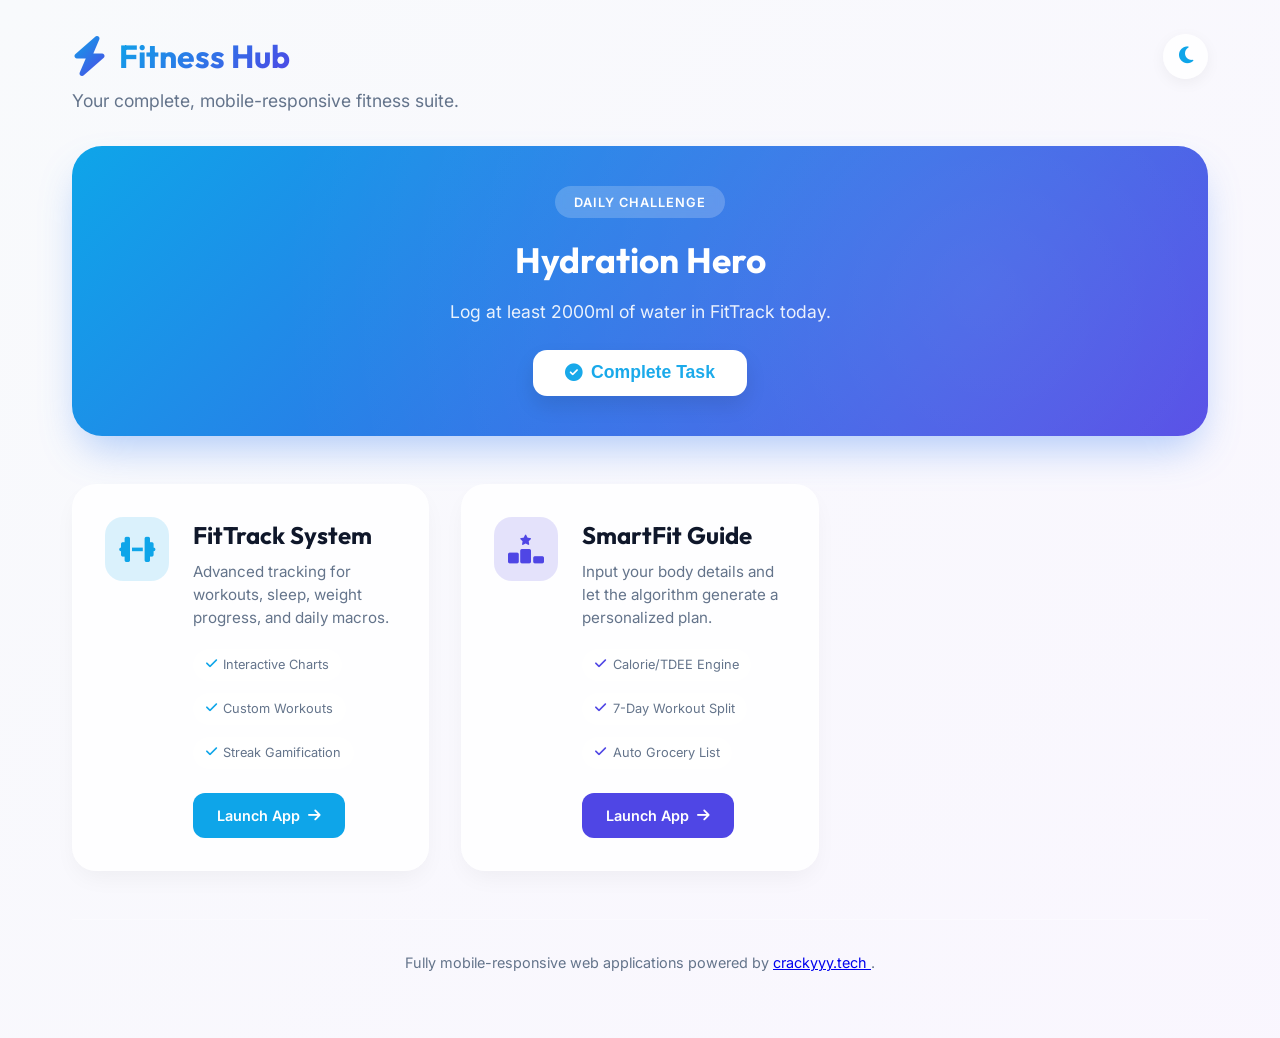
<file: index.html>
<!DOCTYPE html>
<html lang="en">
<head>
    <meta charset="UTF-8">
    <meta name="viewport" content="width=device-width, initial-scale=1.0">
    <title>Fitness Hub - Unified Suite</title>
    <link rel="stylesheet" href="style.css">
    <link rel="stylesheet" href="https://cdnjs.cloudflare.com/ajax/libs/font-awesome/6.4.0/css/all.min.css">
</head>
<body>
    <div class="portal-container">
        <header class="portal-header">
            <div class="header-top">
                <div class="logo-wrapper">
                    <i class="fa-solid fa-bolt logo-icon gradient-text"></i>
                    <h1 class="gradient-text">Fitness Hub</h1>
                </div>
                <button id="theme-toggle" class="btn-theme" title="Toggle Ecosystem Theme">
                    <i class="fa-solid fa-moon"></i>
                </button>
            </div>
            <p class="subtitle">Your complete, mobile-responsive fitness suite.</p>
        </header>

        <!-- Global Daily Challenge -->
        <section class="challenge-hero card" id="challenge-card">
            <div class="challenge-badge">Daily Challenge</div>
            <div class="challenge-content">
                <h2 id="challenge-title">Loading Challenge...</h2>
                <p id="challenge-desc">Your daily motivator is being prepared.</p>
                <button class="btn btn-challenge" id="btn-complete-challenge">
                    <i class="fa-solid fa-check-circle"></i> Complete Task
                </button>
            </div>
        </section>

        <div class="app-grid">
            <!-- App 1: FitTrack -->
            <a href="fit-track/index.html" class="app-card" style="--accent: #0ea5e9;">
                <div class="app-icon" style="background: rgba(14, 165, 233, 0.15); color: #0ea5e9;">
                    <i class="fa-solid fa-dumbbell"></i>
                </div>
                <div class="app-content">
                    <div style="display: flex; justify-content: space-between; align-items: start;">
                        <h2>FitTrack System</h2>
                        <div id="pip-fittrack" class="stat-pip hidden">0</div>
                    </div>
                    <p>Advanced tracking for workouts, sleep, weight progress, and daily macros.</p>
                    <ul class="feature-list">
                        <li><i class="fa-solid fa-check"></i> Interactive Charts</li>
                        <li><i class="fa-solid fa-check"></i> Custom Workouts</li>
                        <li><i class="fa-solid fa-check"></i> Streak Gamification</li>
                    </ul>
                    <span class="btn launch-btn">Launch App <i class="fa-solid fa-arrow-right"></i></span>
                </div>
            </a>

            <!-- App 2: SmartFit Guide -->
            <a href="smartfit-guide/index.html" class="app-card" style="--accent: #4f46e5;">
                <div class="app-icon" style="background: rgba(79, 70, 229, 0.15); color: #4f46e5;">
                    <i class="fa-solid fa-ranking-star"></i>
                </div>
                <div class="app-content">
                    <div style="display: flex; justify-content: space-between; align-items: start;">
                        <h2>SmartFit Guide</h2>
                        <div id="pip-smartfit" class="stat-pip hidden">!</div>
                    </div>
                    <p>Input your body details and let the algorithm generate a personalized plan.</p>
                    <ul class="feature-list">
                        <li><i class="fa-solid fa-check"></i> Calorie/TDEE Engine</li>
                        <li><i class="fa-solid fa-check"></i> 7-Day Workout Split</li>
                        <li><i class="fa-solid fa-check"></i> Auto Grocery List</li>
                    </ul>
                    <span class="btn launch-btn">Launch App <i class="fa-solid fa-arrow-right"></i></span>
                </div>
            </a>
         
        </div>
        
        <footer>
            Fully mobile-responsive web applications powered by <a href="https://portfolio-crackyyytechs-projects.vercel.app/">
crackyyy.tech
</a>.
        </footer>
    </div>
    
    <script src="script.js"></script>
</body>
</html>
</file>
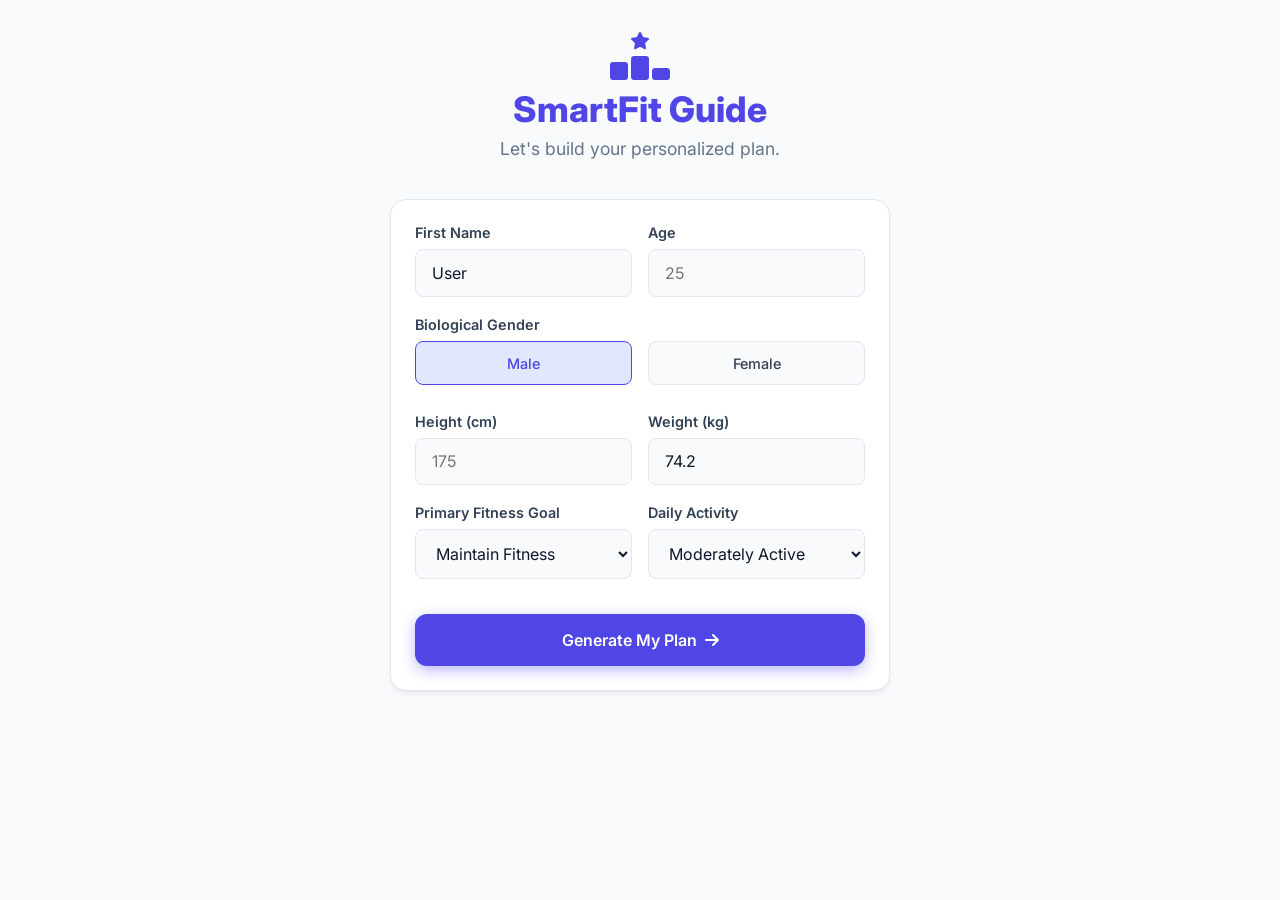
<file: smartfit-guide/index.html>
<!DOCTYPE html>
<html lang="en">
<head>
    <meta charset="UTF-8">
    <meta name="viewport" content="width=device-width, initial-scale=1.0">
    <title>SmartFit Guide - Personalized Fitness Plan</title>
    <meta name="description" content="Get personalized exercise and nutrition recommendations based on your body details and fitness goals.">
    
    <link rel="stylesheet" href="style.css">
    <!-- FontAwesome for standard UI icons -->
    <link rel="stylesheet" href="https://cdnjs.cloudflare.com/ajax/libs/font-awesome/6.4.0/css/all.min.css">
</head>
<body>
    <div id="app">
        <!-- 1. Onboarding Form View -->
        <main id="view-form" class="view active">
            <div class="header-banner">
                <i class="fa-solid fa-ranking-star logo-icon"></i>
                <h1>SmartFit Guide</h1>
                <p>Let's build your personalized plan.</p>
            </div>
            
            <form id="onboarding-form" class="card form-card" onsubmit="app.processForm(event)">
                
                <div class="input-row">
                    <div class="input-group">
                        <label for="user-name">First Name</label>
                        <input type="text" id="user-name" placeholder="e.g. Alex" required>
                    </div>
                    <div class="input-group">
                        <label for="user-age">Age</label>
                        <input type="number" id="user-age" placeholder="25" min="10" max="100" required>
                    </div>
                </div>
                
                <div class="input-group">
                    <label>Biological Gender</label>
                    <div class="radio-group">
                        <label class="radio-btn">
                            <input type="radio" name="user-gender" value="male" checked>
                            <span class="radio-box">Male</span>
                        </label>
                        <label class="radio-btn">
                            <input type="radio" name="user-gender" value="female">
                            <span class="radio-box">Female</span>
                        </label>
                    </div>
                </div>

                <div class="input-row">
                    <div class="input-group">
                        <label for="user-height">Height (cm)</label>
                        <input type="number" id="user-height" placeholder="175" min="100" max="250" required>
                    </div>
                    <div class="input-group">
                        <label for="user-weight">Weight (kg)</label>
                        <input type="number" id="user-weight" placeholder="70" min="30" max="200" required>
                    </div>
                </div>

                <div class="input-row">
                    <div class="input-group">
                        <label for="user-goal">Primary Fitness Goal</label>
                        <select id="user-goal" required>
                            <option value="lose">Weight Loss</option>
                            <option value="maintain" selected>Maintain Fitness</option>
                            <option value="gain">Muscle Gain</option>
                        </select>
                    </div>
                    <div class="input-group">
                        <label for="user-activity">Daily Activity</label>
                        <select id="user-activity" required>
                            <option value="1.2">Sedentary</option>
                            <option value="1.375">Lightly Active</option>
                            <option value="1.55" selected>Moderately Active</option>
                            <option value="1.725">Very Active</option>
                        </select>
                    </div>
                </div>

                <button type="submit" class="btn btn-primary w-full" style="margin-top: 1rem;">
                    Generate My Plan <i class="fa-solid fa-arrow-right"></i>
                </button>
            </form>
        </main>

        <!-- 2. Smart Dashboard View -->
        <main id="view-dashboard" class="view">
            <header class="dash-header">
                <div>
                    <h1 id="dash-greeting">Hi Alex,</h1>
                    <p>Here is your smart guide for today.</p>
                </div>
                <div>
                    <button class="btn-icon" onclick="window.print()" aria-label="Print Plan" title="Print Plan" style="margin-right: 0.5rem; display: inline-flex;">
                        <i class="fa-solid fa-print"></i>
                    </button>
                    <button class="btn-icon" onclick="app.resetForm()" aria-label="Edit Profile" title="Edit Profile" style="display: inline-flex;">
                        <i class="fa-solid fa-user-pen"></i>
                    </button>
                </div>
            </header>

            <div class="dashboard-grid">
                
                <!-- BMI Card -->
                <section class="card bmi-card">
                    <div class="card-header">
                        <i class="fa-solid fa-weight-scale icon-accent"></i>
                        <h2>Body Mass Index</h2>
                    </div>
                    <div class="bmi-content">
                        <div class="bmi-value-wrap">
                            <span id="ui-bmi-value" class="big-value">22.9</span>
                        </div>
                        <div class="bmi-details">
                            <span id="ui-bmi-status" class="status-badge normal">Normal Weight</span>
                            <p id="ui-bmi-desc">You are in a healthy weight range.</p>
                        </div>
                    </div>
                </section>

                <!-- Water Reminder Card -->
                <section class="card water-card">
                    <div class="card-header">
                        <i class="fa-solid fa-glass-water icon-blue"></i>
                        <h2>Daily Water Goal</h2>
                    </div>
                    <div class="water-content">
                        <span id="ui-water-goal" class="big-value">2500<small>ml</small></span>
                        <p>Stay hydrated to support your <span id="ui-goal-text">fitness</span> goals!</p>
                    </div>
                </section>

                <!-- Nutrition Targets Card -->
                <section class="card macro-card">
                    <div class="card-header">
                        <i class="fa-solid fa-chart-pie icon-primary"></i>
                        <h2>Nutrition Targets</h2>
                    </div>
                    <div style="text-align: center; margin-bottom: 1rem;">
                        <span id="ui-tdee-value" class="big-value">2000<small>kcal</small></span>
                        <p class="subtitle" style="margin-bottom: 0;">Daily Calorie Goal</p>
                    </div>
                    <div class="macro-grid">
                        <div class="macro-box">
                            <span class="macro-label">Protein</span>
                            <span id="ui-macro-pro" class="macro-value">150g</span>
                        </div>
                        <div class="macro-box">
                            <span class="macro-label">Carbs</span>
                            <span id="ui-macro-carbs" class="macro-value">200g</span>
                        </div>
                        <div class="macro-box">
                            <span class="macro-label">Fats</span>
                            <span id="ui-macro-fats" class="macro-value">60g</span>
                        </div>
                    </div>
                </section>

                <!-- 4-Week Projection Card -->
                <section class="card projection-card">
                    <div class="card-header">
                        <i class="fa-solid fa-arrow-trend-up icon-green"></i>
                        <h2>4-Week Projection</h2>
                    </div>
                    <div style="text-align: center; padding: 1rem 0;">
                        <span id="ui-proj-weight" class="big-value" style="color: var(--primary);">68.2<small>kg</small></span>
                        <p class="subtitle" id="ui-proj-desc" style="margin-top: 0.5rem; margin-bottom: 0;">Estimated weight if you follow this plan perfectly.</p>
                    </div>
                </section>

                <!-- Exercise Plan Card -->
                <section class="card exercise-card full-width">
                    <div class="card-header">
                        <i class="fa-solid fa-calendar-days icon-accent"></i>
                        <h2>7-Day Workout Split</h2>
                    </div>
                    <p class="subtitle" id="ui-workout-desc">Your personalized weekly routine.</p>
                    
                    <div class="day-tabs" id="ui-day-tabs">
                        <button class="day-tab active" data-day="0" onclick="app.showWorkoutDay(0)">Day 1</button>
                        <button class="day-tab" data-day="1" onclick="app.showWorkoutDay(1)">Day 2</button>
                        <button class="day-tab" data-day="2" onclick="app.showWorkoutDay(2)">Day 3</button>
                        <button class="day-tab" data-day="3" onclick="app.showWorkoutDay(3)">Day 4</button>
                        <button class="day-tab" data-day="4" onclick="app.showWorkoutDay(4)">Day 5</button>
                        <button class="day-tab" data-day="5" onclick="app.showWorkoutDay(5)">Day 6</button>
                        <button class="day-tab" data-day="6" onclick="app.showWorkoutDay(6)">Day 7</button>
                    </div>
                    
                    <div class="workout-day-content">
                        <h3 id="ui-day-title" style="margin-bottom: 1rem; color: var(--primary);">Loading...</h3>
                        <ul id="ui-exercise-list" class="suggestion-list">
                            <!-- Populated by JS -->
                        </ul>
                    </div>
                </section>

                <!-- Food Plan Card -->
                <section class="card food-card full-width">
                    <div class="card-header">
                        <i class="fa-solid fa-utensils icon-green"></i>
                        <h2>Nutrition Plan</h2>
                    </div>
                    <p class="subtitle" id="ui-food-desc">A sample daily menu tailored for weight loss.</p>
                    
                    <div class="meal-grid">
                        <div class="meal-box">
                            <h3><i class="fa-regular fa-sun"></i> Breakfast</h3>
                            <ul id="ui-breakfast-list"></ul>
                        </div>
                        <div class="meal-box">
                            <h3><i class="fa-solid fa-cloud-sun"></i> Lunch</h3>
                            <ul id="ui-lunch-list"></ul>
                        </div>
                        <div class="meal-box">
                            <h3><i class="fa-solid fa-moon"></i> Dinner</h3>
                            <ul id="ui-dinner-list"></ul>
                        </div>
                    </div>
                </section>

                <!-- Grocery List Card -->
                <section class="card grocery-card">
                    <div class="card-header">
                        <i class="fa-solid fa-basket-shopping icon-blue"></i>
                        <h2>Smart Grocery List</h2>
                    </div>
                    <p class="subtitle">Ingredients for your meal plan.</p>
                    <ul id="ui-grocery-list" class="checklist">
                        <!-- Populated by JS -->
                    </ul>
                </section>

            </div>
            
            <footer style="text-align: center; margin-top: 2rem; color: var(--text-muted); font-size: 0.85rem;">
                SmartFit Guide &copy; 2026. Consult a doctor before starting any new fitness routine.
            </footer>
        </main>
    </div>

    <script src="script.js"></script>
</body>
</html>
</file>
<file: style.css>
/* Fitness Hub - Unified Portal Styles */
@import url('https://fonts.googleapis.com/css2?family=Inter:wght@300;400;500;600;700&family=Outfit:wght@400;600;700&display=swap');

:root {
    --bg-color: #f8fafc;
    --card-bg: rgba(255, 255, 255, 0.8);
    --card-border: rgba(255, 255, 255, 0.3);
    --text-main: #0f172a;
    --text-muted: #64748b;
    --primary: #0ea5e9;
    --secondary: #4f46e5;
    --glass-accent: rgba(255, 255, 255, 0.5);
}

body.dark-mode {
    --bg-color: #0f172a;
    --card-bg: rgba(30, 41, 59, 0.7);
    --card-border: rgba(255, 255, 255, 0.05);
    --text-main: #f1f5f9;
    --text-muted: #94a3b8;
    --glass-accent: rgba(0, 0, 0, 0.3);
}

* {
    margin: 0;
    padding: 0;
    box-sizing: border-box;
}

body {
    font-family: 'Inter', sans-serif;
    background-color: var(--bg-color);
    color: var(--text-main);
    line-height: 1.5;
    min-height: 100vh;
    transition: background 0.5s ease, color 0.5s ease;
    /* Animated Gradient Background */
    background: linear-gradient(-45deg, #e0f2fe, #f0fdf4, #faf5ff, #f8fafc);
    background-size: 400% 400%;
    animation: gradientBG 15s ease infinite;
}

body.dark-mode {
    background: linear-gradient(-45deg, #0f172a, #1a2e4c, #1e1b4b, #020617);
    background-size: 400% 400%;
}

@keyframes gradientBG {
    0% {
        background-position: 0% 50%;
    }

    50% {
        background-position: 100% 50%;
    }

    100% {
        background-position: 0% 50%;
    }
}

.portal-container {
    max-width: 1000px;
    margin: 0 auto;
    padding: 2rem;
}

.portal-header {
    margin-bottom: 2rem;
    animation: fadeInDown 0.8s ease;
}

.header-top {
    display: flex;
    justify-content: space-between;
    align-items: center;
    margin-bottom: 0.5rem;
}

.logo-wrapper {
    display: flex;
    align-items: center;
    gap: 0.75rem;
}

.logo-icon {
    font-size: 2.5rem;
}

.btn-theme {
    width: 45px;
    height: 45px;
    border-radius: 50%;
    background: var(--card-bg);
    border: 1px solid var(--card-border);
    color: var(--primary);
    cursor: pointer;
    display: flex;
    align-items: center;
    justify-content: center;
    font-size: 1.2rem;
    box-shadow: 0 4px 15px rgba(0, 0, 0, 0.05);
    transition: 0.3s ease;
}

.btn-theme:hover {
    transform: scale(1.1) rotate(15deg);
    background: var(--primary);
    color: white;
}

.gradient-text {
    background: linear-gradient(135deg, var(--primary), var(--secondary));
    -webkit-background-clip: text;
    background-clip: text;
    -webkit-text-fill-color: transparent;
    font-family: 'Outfit', sans-serif;
    font-weight: 700;
}

.subtitle {
    color: var(--text-muted);
    font-size: 1.1rem;
    text-align: left;
}

/* Daily Challenge Card */
.challenge-hero {
    background: linear-gradient(135deg, var(--primary), var(--secondary));
    border: none;
    color: white;
    padding: 2.5rem;
    border-radius: 30px;
    margin-bottom: 3rem;
    position: relative;
    overflow: hidden;
    display: flex;
    flex-direction: column;
    align-items: center;
    text-align: center;
    box-shadow: 0 20px 40px -10px rgba(59, 130, 246, 0.4);
}

.challenge-hero::before {
    content: '';
    position: absolute;
    top: -50%;
    left: -20%;
    width: 200%;
    height: 200%;
    background: radial-gradient(circle, rgba(255, 255, 255, 0.1) 0%, transparent 60%);
    pointer-events: none;
}

.challenge-badge {
    background: rgba(255, 255, 255, 0.2);
    padding: 0.4rem 1.2rem;
    border-radius: 100px;
    font-weight: 600;
    font-size: 0.8rem;
    text-transform: uppercase;
    letter-spacing: 1px;
    margin-bottom: 1rem;
    backdrop-filter: blur(5px);
}

.challenge-content h2 {
    font-family: 'Outfit', sans-serif;
    font-size: 2.2rem;
    margin-bottom: 0.75rem;
}

.challenge-content p {
    font-size: 1.1rem;
    opacity: 0.9;
    margin-bottom: 1.5rem;
    max-width: 500px;
}

.btn-challenge {
    background: white;
    color: var(--primary) !important;
    padding: 0.8rem 2rem;
    border-radius: 14px;
    font-weight: 700;
    font-size: 1.1rem;
    border: none;
    cursor: pointer;
    transition: 0.3s ease;
    display: inline-flex;
    align-items: center;
    gap: 0.5rem;
    box-shadow: 0 10px 20px rgba(0, 0, 0, 0.1);
}

.btn-challenge:hover {
    transform: translateY(-3px);
    box-shadow: 0 15px 30px rgba(0, 0, 0, 0.15);
}

.btn-challenge.completed {
    background: #10b981;
    color: white !important;
}

/* App Grid & Cards */
.app-grid {
    display: grid;
    grid-template-columns: 1fr;
    gap: 2rem;
    margin-bottom: 3rem;
}

.app-card {
    text-decoration: none;
    color: inherit;
    background: var(--card-bg);
    backdrop-filter: blur(12px);
    -webkit-backdrop-filter: blur(12px);
    border: 1px solid var(--card-border);
    border-radius: 24px;
    padding: 2rem;
    display: flex;
    gap: 1.5rem;
    transition: all 0.4s cubic-bezier(0.175, 0.885, 0.32, 1.275);
    box-shadow: 0 10px 25px -5px rgba(0, 0, 0, 0.05);
}

.app-card:hover {
    transform: translateY(-8px);
    box-shadow: 0 20px 40px -10px rgba(0, 0, 0, 0.1);
    border-color: var(--accent);
}

.app-icon {
    width: 64px;
    height: 64px;
    border-radius: 18px;
    display: flex;
    align-items: center;
    justify-content: center;
    font-size: 1.8rem;
    flex-shrink: 0;
}

.app-content {
    flex: 1;
}

.app-content h2 {
    font-family: 'Outfit', sans-serif;
    font-size: 1.5rem;
    margin-bottom: 0.5rem;
}

.stat-pip {
    background: var(--accent);
    color: white;
    font-size: 0.75rem;
    font-weight: 700;
    min-width: 20px;
    height: 20px;
    padding: 0 6px;
    border-radius: 10px;
    display: flex;
    align-items: center;
    justify-content: center;
    box-shadow: 0 0 10px var(--accent);
}

.stat-pip.hidden {
    display: none;
}

.app-content p {
    color: var(--text-muted);
    margin-bottom: 1.2rem;
    font-size: 0.95rem;
}

.feature-list {
    list-style: none;
    margin-bottom: 1.5rem;
    display: flex;
    flex-wrap: wrap;
    gap: 0.75rem;
}

.feature-list li {
    background: var(--glass-accent);
    padding: 0.4rem 0.8rem;
    border-radius: 100px;
    font-size: 0.8rem;
    color: var(--text-muted);
    display: flex;
    align-items: center;
    gap: 0.4rem;
}

.feature-list li i {
    color: var(--accent);
}

.btn {
    cursor: pointer;
    border: none;
}

.launch-btn {
    display: inline-flex;
    align-items: center;
    gap: 0.5rem;
    background: var(--accent);
    color: white !important;
    padding: 0.75rem 1.5rem;
    border-radius: 12px;
    font-weight: 600;
    font-size: 0.9rem;
    transition: 0.3s ease;
}

.app-card:hover .launch-btn {
    padding-right: 2rem;
}

footer {
    text-align: center;
    padding: 2rem;
    color: var(--text-muted);
    font-size: 0.9rem;
    border-top: 1px solid var(--card-border);
}

/* Animations */
@keyframes fadeInUp {
    from {
        opacity: 0;
        transform: translateY(30px);
    }

    to {
        opacity: 1;
        transform: translateY(0);
    }
}

@keyframes fadeInDown {
    from {
        opacity: 0;
        transform: translateY(-30px);
    }

    to {
        opacity: 1;
        transform: translateY(0);
    }
}

/* Mobile Responsiveness */
@media (min-width: 768px) {
    .portal-container {
        max-width: 1200px;
    }

    .app-grid {
        grid-template-columns: repeat(2, 1fr);
    }

    .app-card:last-child {
        grid-column: span 2;
    }
}

@media (min-width: 1024px) {
    .app-grid {
        grid-template-columns: repeat(3, 1fr);
    }

    .app-card:last-child {
        grid-column: span 1;
    }
}

@media (max-width: 600px) {
    .portal-container {
        padding: 1.5rem 1rem;
    }

    .challenge-hero {
        padding: 1.5rem;
    }

    .challenge-content h2 {
        font-size: 1.6rem;
    }

    .app-card {
        flex-direction: column;
        padding: 1.5rem;
        gap: 1rem;
    }

    .app-icon {
        width: 50px;
        height: 50px;
        font-size: 1.5rem;
    }
}
</file>
<file: smartfit-guide/style.css>
/* @import Google Fonts */
@import url('https://fonts.googleapis.com/css2?family=Inter:wght@400;500;600;700;800&display=swap');

:root {
    --bg-color: #f8fafc;
    --text-main: #0f172a;
    --text-muted: #64748b;
    
    --card-bg: #ffffff;
    --border-color: #e2e8f0;
    
    --primary: #4f46e5;
    --primary-hover: #4338ca;
    --primary-light: #e0e7ff;
    
    --accent: #f59e0b; /* Orange for BMI/Warnings */
    --accent-light: #fef3c7;
    
    --green: #10b981; /* Success / Food */
    --green-light: #d1fae5;
    
    --blue: #0ea5e9; /* Water */
    --blue-light: #e0f2fe;
    
    --red: #ef4444; /* Under/Overweight */
    --red-light: #fee2e2;
}

* {
    margin: 0;
    padding: 0;
    box-sizing: border-box;
    font-family: 'Inter', sans-serif;
}

body {
    background-color: var(--bg-color);
    color: var(--text-main);
    min-height: 100vh;
    display: flex;
    justify-content: center;
}

#app {
    width: 100%;
    max-width: 900px;
    padding: 2rem 1rem;
}

/* View States */
.view {
    display: none;
    animation: fadeIn 0.4s ease forwards;
}

.view.active {
    display: block;
}

@keyframes fadeIn {
    from { opacity: 0; transform: translateY(10px); }
    to { opacity: 1; transform: translateY(0); }
}

/* Shared Components */
.card {
    background: var(--card-bg);
    border: 1px solid var(--border-color);
    border-radius: 16px;
    padding: 1.5rem;
    box-shadow: 0 4px 6px -1px rgba(0, 0, 0, 0.05), 0 2px 4px -2px rgba(0, 0, 0, 0.05);
}

.btn {
    display: inline-flex;
    align-items: center;
    justify-content: center;
    gap: 0.5rem;
    font-size: 1rem;
    font-weight: 600;
    padding: 1rem 1.5rem;
    border-radius: 12px;
    border: none;
    cursor: pointer;
    transition: all 0.2s ease;
}

.btn-primary {
    background-color: var(--primary);
    color: white;
    box-shadow: 0 4px 14px 0 rgba(79, 70, 229, 0.39);
}

.btn-primary:hover {
    background-color: var(--primary-hover);
    transform: translateY(-2px);
}

.btn-icon {
    width: 40px;
    height: 40px;
    border-radius: 50%;
    border: 1px solid var(--border-color);
    background: var(--card-bg);
    color: var(--text-muted);
    cursor: pointer;
    display: flex;
    align-items: center;
    justify-content: center;
    transition: all 0.2s;
}
.btn-icon:hover {
    color: var(--primary);
    border-color: var(--primary);
}

.w-full { width: 100%; }

/* Typography & Icons */
.header-banner {
    text-align: center;
    margin-bottom: 2.5rem;
}
.header-banner h1 {
    font-size: 2.2rem;
    font-weight: 800;
    color: var(--primary);
    margin: 0.5rem 0;
}
.header-banner p { color: var(--text-muted); font-size: 1.1rem; }
.logo-icon { font-size: 3rem; color: var(--primary); }

.subtitle { color: var(--text-muted); font-size: 0.95rem; margin-bottom: 1rem; }

.icon-primary { color: var(--primary); background: var(--primary-light); padding: 0.6rem; border-radius: 10px; }
.icon-accent { color: var(--accent); background: var(--accent-light); padding: 0.6rem; border-radius: 10px; }
.icon-green { color: var(--green); background: var(--green-light); padding: 0.6rem; border-radius: 10px; }
.icon-blue { color: var(--blue); background: var(--blue-light); padding: 0.6rem; border-radius: 10px; }

/* Forms */
.form-card { max-width: 500px; margin: 0 auto; }
.input-row { display: flex; gap: 1rem; }
.input-row .input-group { flex: 1; }

.input-group { margin-bottom: 1.2rem; }
.input-group label {
    display: block;
    margin-bottom: 0.5rem;
    font-weight: 600;
    color: #334155;
    font-size: 0.9rem;
}

.input-group input[type="text"],
.input-group input[type="number"],
.input-group select {
    width: 100%;
    padding: 0.8rem 1rem;
    border: 1px solid var(--border-color);
    border-radius: 8px;
    font-size: 1rem;
    color: var(--text-main);
    background-color: #f8fafc;
    outline: none;
    transition: border-color 0.2s;
}
.input-group input:focus, .input-group select:focus {
    border-color: var(--primary);
    background-color: #fff;
    box-shadow: 0 0 0 3px var(--primary-light);
}

/* Radio Buttons Styling */
.radio-group { display: flex; gap: 1rem; }
.radio-btn { flex: 1; cursor: pointer; }
.radio-btn input { display: none; }
.radio-box {
    display: block;
    text-align: center;
    padding: 0.8rem;
    border: 1px solid var(--border-color);
    border-radius: 8px;
    font-weight: 500;
    background: #f8fafc;
    transition: all 0.2s;
}
.radio-btn input:checked + .radio-box {
    background: var(--primary-light);
    border-color: var(--primary);
    color: var(--primary);
}

/* Dashboard Layout */
.dash-header {
    display: flex;
    justify-content: space-between;
    align-items: center;
    margin-bottom: 2rem;
}
.dash-header h1 { font-size: 2rem; }
.dash-header p { color: var(--text-muted); }

.dashboard-grid {
    display: grid;
    grid-template-columns: 1fr;
    gap: 1.5rem;
}

@media (min-width: 768px) {
    .dashboard-grid {
        grid-template-columns: repeat(2, 1fr);
    }
    .full-width {
        grid-column: span 2;
    }
}

.card-header {
    display: flex;
    align-items: center;
    gap: 0.8rem;
    margin-bottom: 1.2rem;
}
.card-header h2 { font-size: 1.2rem; font-weight: 700; }

/* specific cards */
.big-value {
    font-size: 2.8rem;
    font-weight: 800;
    color: var(--text-main);
    line-height: 1;
}
.big-value small { font-size: 1.2rem; color: var(--text-muted); font-weight: 600; }

/* BMI Card */
.bmi-content { display: flex; align-items: center; gap: 1.5rem; }
.status-badge {
    display: inline-block;
    padding: 0.4rem 0.8rem;
    border-radius: 20px;
    font-size: 0.85rem;
    font-weight: 700;
    margin-bottom: 0.4rem;
}
.status-badge.normal { background: var(--green-light); color: var(--green); }
.status-badge.warning { background: var(--accent-light); color: var(--accent); }
.status-badge.danger { background: var(--red-light); color: var(--red); }

/* List Styling */
.suggestion-list {
    list-style: none;
}
.suggestion-list li {
    padding: 0.8rem;
    border-bottom: 1px solid var(--border-color);
    display: flex;
    align-items: center;
}
.suggestion-list li::before {
    content: "•";
    color: var(--primary);
    font-weight: bold;
    font-size: 1.5rem;
    margin-right: 0.8rem;
    line-height: 0;
}
.suggestion-list li:last-child { border-bottom: none; }

/* Meals */
.meal-grid {
    display: grid;
    grid-template-columns: 1fr;
    gap: 1rem;
}
@media (min-width: 768px) {
    .meal-grid { grid-template-columns: repeat(3, 1fr); }
}

.meal-box {
    background: #f8fafc;
    border-radius: 12px;
    padding: 1rem;
    border: 1px solid var(--border-color);
}
.meal-box h3 {
    font-size: 1rem;
    margin-bottom: 1rem;
    color: var(--primary);
    display: flex;
    align-items: center;
    gap: 0.4rem;
}

.meal-box ul { list-style: none; padding-left: 0.2rem; }
.meal-box li {
    margin-bottom: 0.5rem;
    font-size: 0.95rem;
    display: flex;
    align-items: center;
    gap: 0.5rem;
}
.meal-box li i { color: var(--green); font-size: 0.8rem; }

/* Advanced UI Elements (TDEE, Tabs, Grocery) */
.macro-grid { display: flex; justify-content: space-around; margin-top: 1rem; background: #f8fafc; border-radius: 12px; padding: 1rem; border: 1px solid var(--border-color); }
.macro-box { text-align: center; }
.macro-label { display: block; font-size: 0.85rem; color: var(--text-muted); margin-bottom: 0.3rem;}
.macro-value { font-size: 1.2rem; font-weight: 700; color: var(--primary); }

.day-tabs { display: flex; gap: 0.5rem; overflow-x: auto; margin-bottom: 1.5rem; padding-bottom: 0.5rem; scrollbar-width: thin; }
.day-tab { padding: 0.6rem 1.2rem; border: 1px solid var(--border-color); border-radius: 20px; background: #f8fafc; cursor: pointer; white-space: nowrap; font-weight: 600; color: #64748b; font-size: 0.9rem; transition: all 0.2s;}
.day-tab:hover { background: var(--primary-light); color: var(--primary); }
.day-tab.active { background: var(--primary); color: white; border-color: var(--primary); }

.checklist { list-style: none; padding: 0.5rem; }
.checklist li { margin-bottom: 1rem; display: flex; align-items: center; gap: 0.8rem; font-size: 0.95rem; }
.checklist input[type="checkbox"] { width: 1.2rem; height: 1.2rem; accent-color: var(--green); cursor: pointer; }
.checked-item { text-decoration: line-through; color: var(--text-muted); }

/* Mobile Responsiveness */
@media (max-width: 600px) {
    #app { padding: 1.5rem 1rem; }
    .header-banner h1 { font-size: 1.8rem; }
    .input-row { flex-direction: column; gap: 0; }
    .radio-group { flex-direction: column; gap: 0.8rem; }
    
    .dash-header h1 { font-size: 1.6rem; }
    .dash-header p { font-size: 0.9rem; }
    
    .bmi-content { flex-direction: column; text-align: center; gap: 1rem; }
    .macro-grid { flex-direction: column; gap: 1rem; }
    
    .card { padding: 1.2rem; }
    .big-value { font-size: 2.4rem; }
}

/* Print Styles */
@media print {
    body { background: white; color: black; }
    #app { max-width: 100%; padding: 0; }
    #view-form, .dash-header button, .day-tabs { display: none !important; }
    
    .card {
        box-shadow: none;
        border: 1px solid #ccc;
        break-inside: avoid;
        margin-bottom: 1rem;
    }
    
    .dashboard-grid { gap: 1rem; }
    .icon-primary, .icon-accent, .icon-green, .icon-blue {
        background: none;
        color: black;
        border: 1px solid #eee;
    }
    .big-value { color: black !important; }
    .macro-grid { background: white; border-color: #eee; }
    .meal-box { background: white; border-color: #eee; }
    footer { display: none; }
}
</file>
